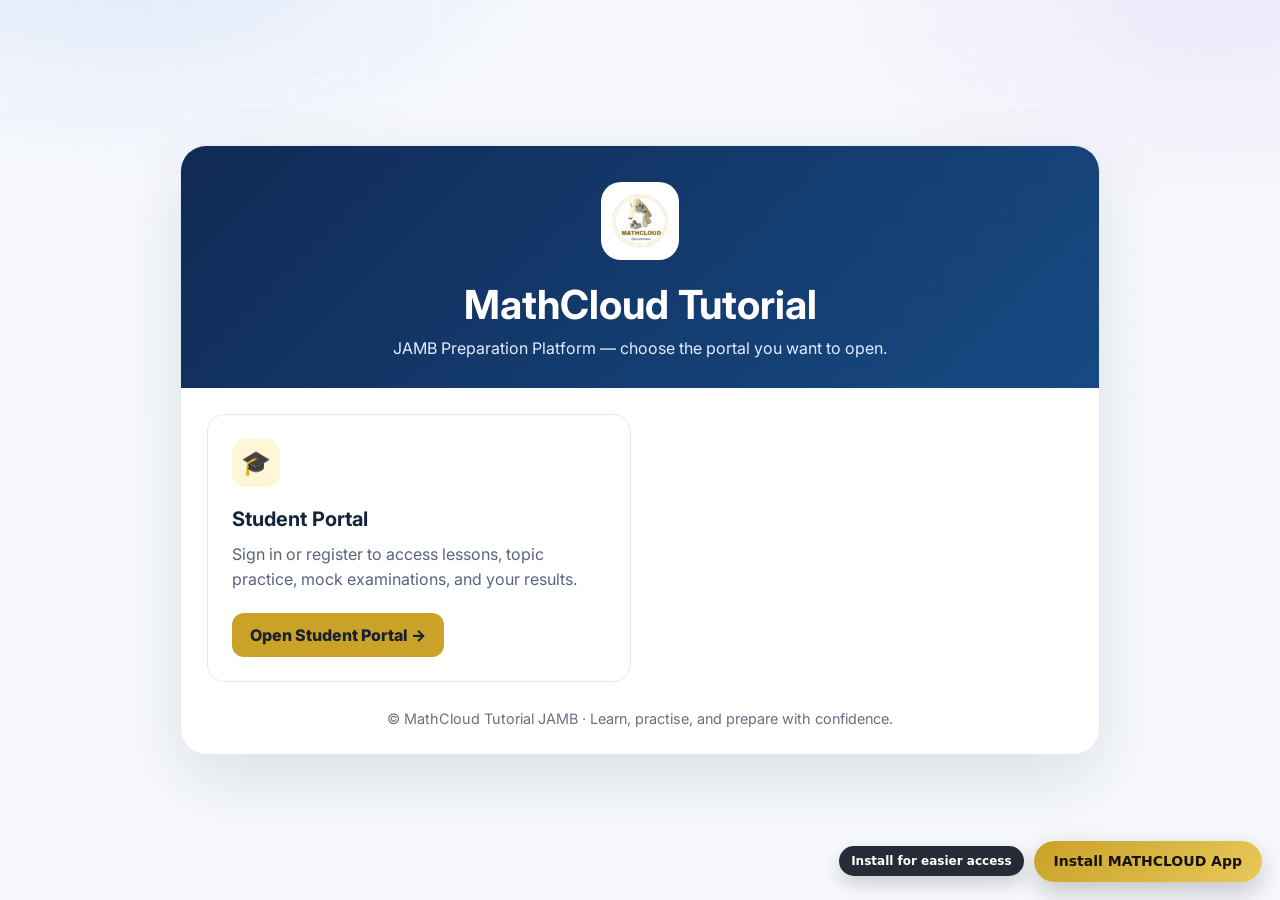
<file: index.html>
<!doctype html>
<html lang="en">
<head>
  <meta charset="utf-8">
  <meta name="viewport" content="width=device-width, initial-scale=1">
  <meta name="theme-color" content="#c9a227">
  <meta name="description" content="MathCloud Tutorial JAMB preparation platform. Choose student learning or administrator access.">
  <title>MathCloud Tutorial | JAMB Preparation</title>
  <link rel="manifest" href="manifest.json">
  <link rel="stylesheet" href="shared/styles.css">
  <link rel="stylesheet" href="pwa.css">
  <link rel="icon" href="assets/logo.png">
  <style>
    :root { color-scheme: light; }
    body { margin:0; min-height:100vh; background:linear-gradient(135deg,#f5f8ff 0%,#fffdf5 100%); color:#172033; font-family:Inter, Nunito, system-ui, -apple-system, "Segoe UI", sans-serif; }
    .entry-wrap { min-height:100vh; display:flex; align-items:center; justify-content:center; padding:28px 16px; box-sizing:border-box; }
    .entry-card { width:min(920px,100%); background:#fff; border:1px solid #e7eaf0; border-radius:26px; box-shadow:0 24px 70px rgba(24,39,75,.12); overflow:hidden; }
    .entry-head { text-align:center; padding:36px 24px 26px; background:linear-gradient(135deg,#102a56,#174a83); color:white; }
    .entry-logo { width:78px; height:78px; object-fit:contain; border-radius:20px; background:white; padding:7px; box-sizing:border-box; }
    .entry-head h1 { margin:16px 0 8px; font-size:clamp(1.7rem,4vw,2.5rem); line-height:1.15; }
    .entry-head p { margin:0 auto; max-width:620px; color:#e4edff; line-height:1.6; }
    .entry-options { display:grid; grid-template-columns:repeat(2,minmax(0,1fr)); gap:18px; padding:26px; }
    .entry-option { display:flex; flex-direction:column; align-items:flex-start; padding:24px; border:1px solid #e5eaf2; border-radius:18px; background:#fff; text-decoration:none; color:inherit; transition:transform .18s ease,box-shadow .18s ease,border-color .18s ease; }
    .entry-option:hover,.entry-option:focus-visible { transform:translateY(-3px); border-color:#c9a227; box-shadow:0 12px 28px rgba(24,39,75,.1); outline:none; }
    .entry-icon { width:48px; height:48px; display:grid; place-items:center; border-radius:14px; background:#fff5d7; color:#6d5200; font-size:1.5rem; }
    .entry-option h2 { margin:17px 0 8px; font-size:1.25rem; }
    .entry-option p { margin:0 0 20px; color:#596579; line-height:1.6; flex:1; }
    .entry-cta { display:inline-flex; align-items:center; justify-content:center; min-height:44px; padding:0 18px; border-radius:12px; background:#c9a227; color:#172033; font-weight:800; }
    .entry-foot { padding:0 24px 24px; text-align:center; color:#667085; font-size:.9rem; }
    @media(max-width:620px) { .entry-options { grid-template-columns:1fr; padding:18px; } .entry-head { padding:28px 18px 22px; } .entry-option { padding:20px; } }
  </style>
</head>
<body>
  <main class="entry-wrap">
    <section class="entry-card" aria-labelledby="page-title">
      <header class="entry-head">
        <img class="entry-logo" src="assets/logo.png" alt="MathCloud Tutorial logo">
        <h1 id="page-title">MathCloud Tutorial</h1>
        <p>JAMB Preparation Platform — choose the portal you want to open.</p>
      </header>
      <div class="entry-options">
        <a class="entry-option" href="student/index.html">
          <span class="entry-icon" aria-hidden="true">🎓</span>
          <h2>Student Portal</h2>
          <p>Sign in or register to access lessons, topic practice, mock examinations, and your results.</p>
          <span class="entry-cta">Open Student Portal →</span>
        </a>

      </div>
      <footer class="entry-foot">© MathCloud Tutorial JAMB · Learn, practise, and prepare with confidence.</footer>
    </section>
  </main>
  <script src="/pwa.js"></script>
</body>
</html>
</file>
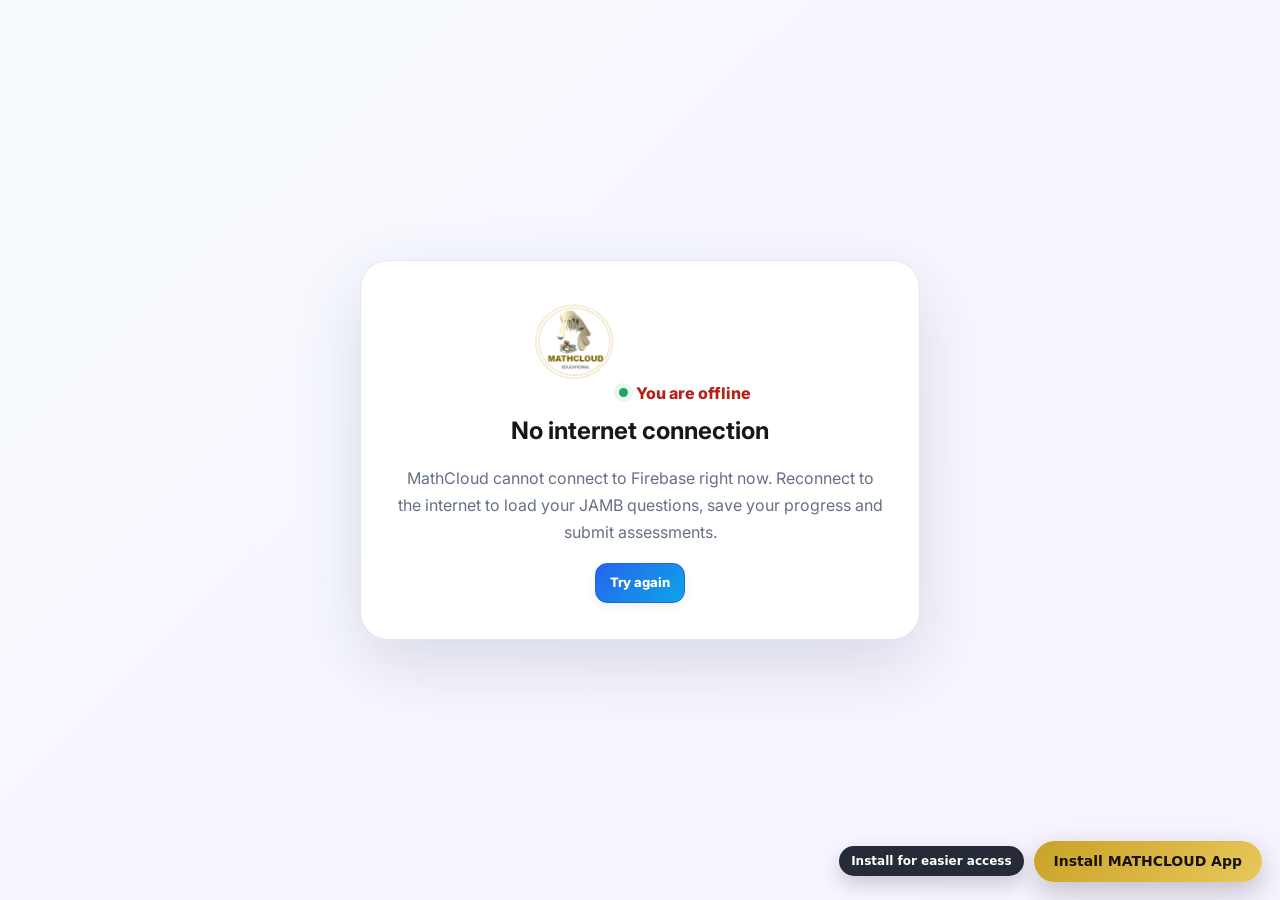
<file: offline.html>
<!doctype html><html lang="en"><head><link rel="manifest" href="manifest.json"><meta name="theme-color" content="#c9a227"><meta name="apple-mobile-web-app-capable" content="yes"><meta name="apple-mobile-web-app-status-bar-style" content="default"><meta name="apple-mobile-web-app-title" content="MATHCLOUD"><link rel="stylesheet" href="pwa.css"><meta charset="utf-8"><meta name="viewport" content="width=device-width,initial-scale=1"><title>Offline — MathCloud Tutorial</title><link rel="stylesheet" href="./shared/styles.css"></head><body><main class="mc-offline"><section class="mc-offline-card"><img src="./assets/logo.png" alt="MathCloud Tutorial"><div class="mc-online-dot" style="justify-content:center;color:#b42318">You are offline</div><h1>No internet connection</h1><p>MathCloud cannot connect to Firebase right now. Reconnect to the internet to load your JAMB questions, save your progress and submit assessments.</p><button class="btn btn-primary" onclick="location.reload()">Try again</button></section></main><script src="pwa.js"></script></body></html>
</file>
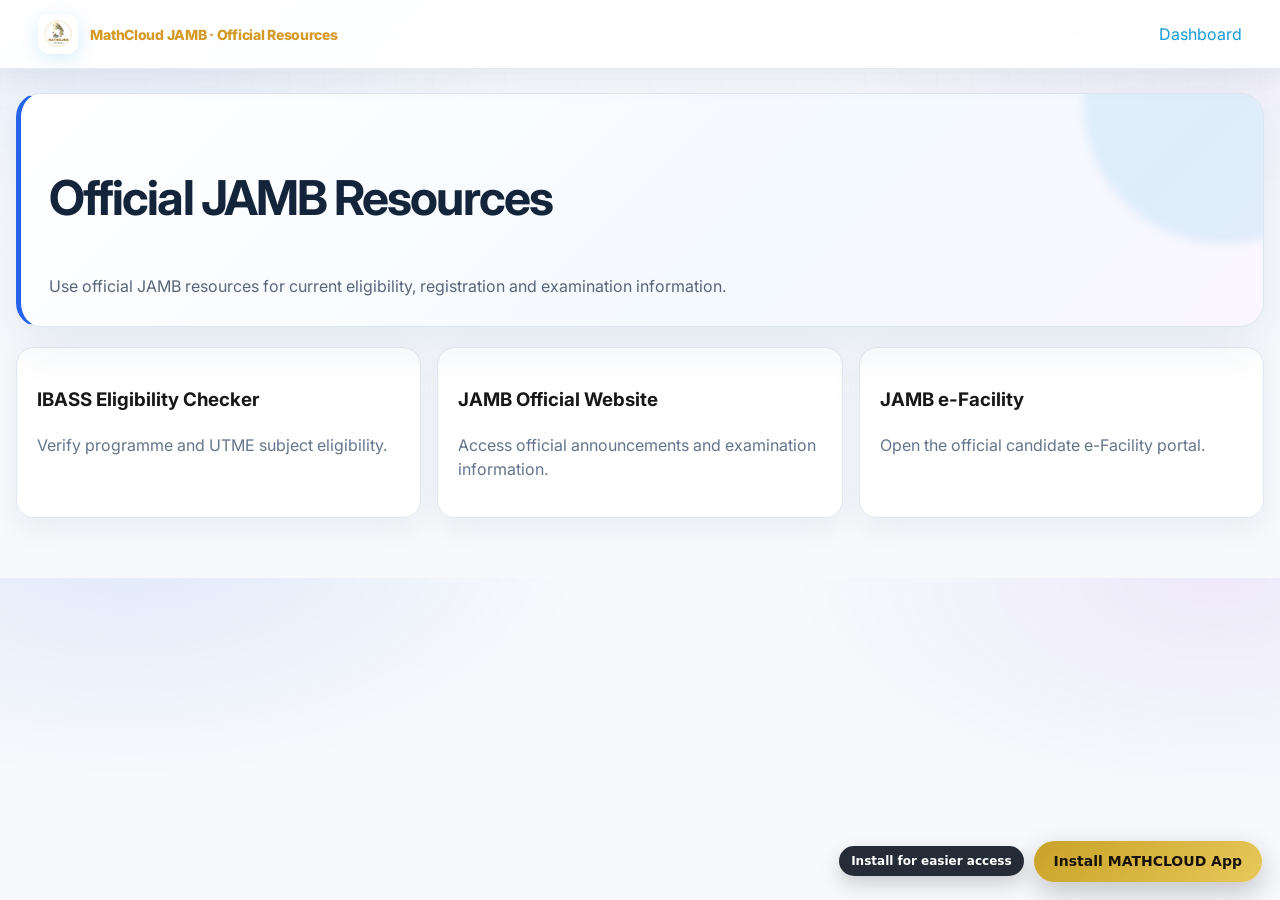
<file: student/official-resources.html>
<!doctype html><html lang="en"><head><link rel="manifest" href="../manifest.json"><meta name="theme-color" content="#c9a227"><meta name="apple-mobile-web-app-capable" content="yes"><meta name="apple-mobile-web-app-status-bar-style" content="default"><meta name="apple-mobile-web-app-title" content="MATHCLOUD"><link rel="stylesheet" href="../pwa.css"><meta charset="utf-8"><meta name="viewport" content="width=device-width,initial-scale=1"><title>Official Resources — MathCloud JAMB</title><link rel="stylesheet" href="../shared/styles.css"></head><body><header class="topbar"><div class="brand"><img src="../assets/logo.png" alt="MathCloud Tutorial logo"><span>MathCloud JAMB · Official Resources</span></div><a href="dashboard.html">Dashboard</a></header><main class="container"><section class="hero"><h1>Official JAMB Resources</h1><p class="muted" style="margin:0">Use official JAMB resources for current eligibility, registration and examination information.</p></section><div class="grid grid-3" style="margin-top:20px"><a class="card card-link" href="https://eligibility.jamb.gov.ng/" target="_blank" rel="noopener noreferrer"><h3>IBASS Eligibility Checker</h3><p class="muted">Verify programme and UTME subject eligibility.</p></a><a class="card card-link" href="https://www.jamb.gov.ng/" target="_blank" rel="noopener noreferrer"><h3>JAMB Official Website</h3><p class="muted">Access official announcements and examination information.</p></a><a class="card card-link" href="https://efacility.jamb.gov.ng/account/" target="_blank" rel="noopener noreferrer"><h3>JAMB e-Facility</h3><p class="muted">Open the official candidate e-Facility portal.</p></a></div></main><script src="../pwa.js"></script></body></html>
</file>
<file: shared/styles.css>
@import url('https://fonts.googleapis.com/css2?family=Inter:wght@400;500;600;700;800&display=swap');
:root{--bg:#f4f8fc;--panel:#ffffff;--panel2:#f8fbff;--line:#dbe6f2;--text:#18324b;--muted:#63798f;--accent:#159bd7;--accent2:#3568d4;--success:#159b72;--warning:#d98b13;--danger:#dc4058;--shadow:0 16px 42px rgba(36,76,115,.10);--radius:18px}
*{box-sizing:border-box}html{scroll-behavior:smooth}body{margin:0;background:radial-gradient(circle at 5% 0%,rgba(21,155,215,.12),transparent 26%),radial-gradient(circle at 95% 12%,rgba(53,104,212,.10),transparent 28%),linear-gradient(180deg,#f7fbff 0%,#eef5fb 100%);color:var(--text);font-family:Inter,system-ui,-apple-system,BlinkMacSystemFont,"Segoe UI",sans-serif;line-height:1.5}body:before{content:"";position:fixed;inset:0;pointer-events:none;background-image:linear-gradient(rgba(39,91,132,.035) 1px,transparent 1px),linear-gradient(90deg,rgba(39,91,132,.035) 1px,transparent 1px);background-size:36px 36px;mask-image:linear-gradient(to bottom,black,transparent 75%)}
a{color:var(--accent);text-decoration:none}button,input,select{font:inherit}button{cursor:pointer}.topbar{position:sticky;top:0;z-index:20;display:flex;align-items:center;justify-content:space-between;gap:18px;padding:14px clamp(16px,3vw,42px);background:rgba(7,17,31,.82);backdrop-filter:blur(18px);border-bottom:1px solid rgba(255,255,255,.07);box-shadow:0 8px 30px rgba(0,0,0,.18)}.brand{display:flex;align-items:center;gap:12px;font-weight:800;letter-spacing:-.02em}.brand img{width:42px;height:42px;object-fit:contain;border-radius:12px;background:#fff;padding:4px;box-shadow:0 0 0 1px rgba(255,255,255,.12),0 8px 22px rgba(33,212,253,.14)}.topnav{display:flex;align-items:center;justify-content:flex-end;gap:9px;flex-wrap:wrap}.topnav a{padding:9px 12px;border-radius:10px;color:#cfe1f1}.topnav a:hover{background:rgba(255,255,255,.06);color:#fff}.container{width:min(1500px,calc(100% - 32px));margin:0 auto;padding:28px 0 60px}.hero{position:relative;overflow:hidden;padding:28px;border:1px solid var(--line);border-radius:24px;background:linear-gradient(135deg,rgba(16,31,51,.96),rgba(8,20,35,.92));box-shadow:var(--shadow)}.hero:after{content:"";position:absolute;width:280px;height:280px;right:-100px;top:-130px;border-radius:50%;background:rgba(33,212,253,.12);filter:blur(5px)}.toolbar{display:flex;align-items:center;justify-content:space-between;gap:18px;position:relative;z-index:1}.hero h1{font-size:clamp(30px,4vw,48px);letter-spacing:-.04em}.section-title{margin:0;font-size:20px;letter-spacing:-.025em}.muted{color:var(--muted)}.pill{display:inline-flex;align-items:center;justify-content:center;gap:6px;border-radius:999px;padding:6px 11px;font-size:11px;font-weight:800;letter-spacing:.08em;border:1px solid rgba(255,255,255,.08);background:rgba(255,255,255,.04)}.pill.active{color:#071d17;background:rgba(33,209,154,.9);border-color:transparent}.pill.pending{color:#3b2b06;background:rgba(246,200,95,.95);border-color:transparent}.pill.expired{color:#fff;background:rgba(255,93,115,.88);border-color:transparent}.grid{display:grid;gap:16px}.grid-2{grid-template-columns:repeat(2,minmax(0,1fr))}.grid-4{grid-template-columns:repeat(4,minmax(0,1fr))}.card{border:1px solid var(--line);border-radius:var(--radius);background:linear-gradient(145deg,rgba(15,30,49,.96),rgba(9,21,36,.96));box-shadow:0 12px 35px rgba(0,0,0,.2);padding:20px}.grid-4 .card{position:relative;overflow:hidden}.grid-4 .card:before{content:"";position:absolute;left:0;top:0;width:100%;height:2px;background:linear-gradient(90deg,var(--accent),var(--accent2));opacity:.8}.stat{font-size:34px;font-weight:800;line-height:1.1;margin-top:7px;letter-spacing:-.04em}.btn{border:1px solid transparent;border-radius:11px;padding:9px 14px;font-weight:700;font-size:13px;transition:.18s ease;white-space:nowrap}.btn:hover{transform:translateY(-1px)}.btn:disabled{opacity:.45;cursor:not-allowed;transform:none}.btn-primary{color:#04121f;background:linear-gradient(135deg,#54e5ff,#2a8cff);box-shadow:0 7px 20px rgba(33,212,253,.16)}.btn-secondary{color:#dceaf7;background:#12243a;border-color:#29425e}.btn-secondary:hover{background:#17304d;border-color:#3b5c7d}.btn-danger{color:#fff;background:linear-gradient(135deg,#ff6b7d,#d93655);box-shadow:0 7px 20px rgba(255,93,115,.12)}.row,.actions{display:flex;align-items:center;gap:8px;flex-wrap:wrap}.actions{justify-content:flex-end}.notice{margin-bottom:18px;padding:12px 15px;border:1px solid var(--line);border-radius:12px;background:#10233a}.field{display:flex;flex-direction:column;gap:7px}.field label{font-size:12px;font-weight:700;color:#b7cce0}input,select{width:100%;min-height:42px;border:1px solid #2a425d;border-radius:10px;background:#091727;color:#edf6ff;padding:9px 11px;outline:none}input::placeholder{color:#617990}input:focus,select:focus{border-color:var(--accent);box-shadow:0 0 0 3px rgba(33,212,253,.1)}select{appearance:auto}.table-wrap{overflow:auto;border:1px solid #1e334b;border-radius:14px;background:rgba(4,13,24,.28)}.table{width:100%;border-collapse:collapse;min-width:1000px}.table th{padding:13px 14px;text-align:left;font-size:11px;text-transform:uppercase;letter-spacing:.07em;color:#7892ab;background:#0a1727;border-bottom:1px solid #213750;white-space:nowrap}.table td{padding:14px;border-bottom:1px solid rgba(37,59,82,.65);vertical-align:top;font-size:13px}.table tbody tr{transition:.15s ease}.table tbody tr:hover{background:rgba(33,212,253,.035)}.table tbody tr:last-child td{border-bottom:0}.subject-chip{display:inline-block;padding:4px 7px;margin:2px 4px 2px 0;border-radius:7px;background:rgba(33,212,253,.08);border:1px solid rgba(33,212,253,.16);color:#9fefff;font-size:11px}.empty{text-align:center!important;color:var(--muted);padding:30px!important}.modal-backdrop{position:fixed;inset:0;z-index:100;display:grid;place-items:center;padding:20px;background:rgba(1,7,14,.76);backdrop-filter:blur(9px)}.modal-backdrop[hidden]{display:none}.modal{width:min(760px,100%);max-height:90vh;overflow:auto;padding:24px;border:1px solid #29435f;border-radius:22px;background:linear-gradient(145deg,#102238,#091725);box-shadow:0 30px 90px rgba(0,0,0,.5)}.modal h2{margin:0 0 18px;font-size:23px;letter-spacing:-.03em}.modal .actions{margin-top:20px}.modal .card{background:#0a1727;box-shadow:none}.topnav .btn{margin-left:2px}
@media(max-width:1100px){.grid-4{grid-template-columns:repeat(2,minmax(0,1fr))}.topbar{align-items:flex-start}.topnav{max-width:70%}}
@media(max-width:720px){.container{width:min(100% - 20px,1500px);padding-top:16px}.topbar{position:relative;padding:12px 10px;flex-direction:column}.topnav{max-width:none;width:100%;justify-content:flex-start}.brand span{font-size:13px}.hero,.card{padding:16px}.toolbar{align-items:flex-start;flex-direction:column}.grid-2,.grid-4{grid-template-columns:1fr}.stat{font-size:29px}.actions{justify-content:flex-start}.modal{padding:18px;border-radius:17px}.table td{padding:11px}.topnav a{padding:8px 9px}}
@media(prefers-reduced-motion:reduce){*,*:before,*:after{scroll-behavior:auto!important;transition:none!important}}

/* STUDENT MANAGEMENT — enhanced presentation, logic untouched */
section.card:has(#tbody){
  position:relative;
  overflow:hidden;
  padding:0;
  background:linear-gradient(145deg,#0d2138 0%,#081625 100%);
  border-color:rgba(77,190,255,.18);
}
section.card:has(#tbody)::before{
  content:"";
  display:block;
  height:4px;
  background:linear-gradient(90deg,#27d7ff,#477cff,#8c6cff);
}
section.card:has(#tbody)>.toolbar{
  padding:22px 22px 18px;
  border-bottom:1px solid rgba(255,255,255,.07);
  background:linear-gradient(180deg,rgba(20,42,68,.5),rgba(10,25,42,.15));
}
section.card:has(#tbody)>.toolbar>div:first-child{
  display:flex;
  flex-direction:column;
  gap:5px;
}
section.card:has(#tbody) .section-title{
  font-size:24px;
  font-weight:800;
  color:#f5fbff;
}
section.card:has(#tbody) #loading{
  font-size:12px;
  display:flex;
  align-items:center;
  gap:7px;
}
section.card:has(#tbody) #loading::before{
  content:"";
  width:7px;height:7px;border-radius:50%;
  background:#21d19a;
  box-shadow:0 0 0 4px rgba(33,209,154,.10),0 0 14px rgba(33,209,154,.45);
}
section.card:has(#tbody) .row{
  align-items:center;
  padding:8px;
  border:1px solid rgba(255,255,255,.08);
  border-radius:14px;
  background:rgba(3,12,23,.48);
}
section.card:has(#tbody) #search{
  width:min(360px,80vw)!important;
  min-height:44px;
  border:0;
  background:transparent;
}
section.card:has(#tbody) #statusFilter{
  width:160px!important;
  min-height:44px;
  border:1px solid rgba(255,255,255,.08);
  background:#0b1c2e;
}
section.card:has(#tbody)>.table-wrap{
  margin:0 22px!important;
  border-radius:16px;
  border:1px solid rgba(82,146,194,.18);
  box-shadow:inset 0 1px 0 rgba(255,255,255,.025),0 14px 30px rgba(0,0,0,.14);
}
section.card:has(#tbody) .table{
  min-width:1180px;
}
section.card:has(#tbody) .table th{
  height:48px;
  padding:12px 16px;
  color:#8daac3;
  background:#091827;
  font-size:10px;
  border-bottom:1px solid rgba(84,145,190,.20);
}
section.card:has(#tbody) .table td{
  padding:16px;
  color:#dceaf5;
  border-bottom:1px solid rgba(45,75,102,.45);
}
section.card:has(#tbody) .table tbody tr{
  background:rgba(8,21,35,.35);
}
section.card:has(#tbody) .table tbody tr:hover{
  background:linear-gradient(90deg,rgba(39,215,255,.055),rgba(71,124,255,.025));
}
section.card:has(#tbody) .table td:first-child{
  font-weight:800;
  color:#f3f9ff;
  min-width:180px;
}
section.card:has(#tbody) .table td:nth-child(2){color:#a9bfd1}
section.card:has(#tbody) .table td:nth-child(3){min-width:210px}
section.card:has(#tbody) .table td:nth-child(4){min-width:190px;line-height:1.8}
section.card:has(#tbody) .table td:nth-child(8){min-width:220px}
section.card:has(#tbody) .actions{gap:6px}
section.card:has(#tbody) .actions .btn{
  padding:8px 10px;
  font-size:11px;
  border-radius:9px;
}
section.card:has(#tbody)> .toolbar:last-child{
  margin:0!important;
  padding:15px 22px 18px;
  border-top:1px solid rgba(255,255,255,.06);
  background:rgba(4,14,25,.32);
}
section.card:has(#tbody) #pageInfo{
  font-size:12px;
  font-weight:700;
  color:#8fa9bd;
}
section.card:has(#tbody) #prevPage,
section.card:has(#tbody) #nextPage{
  min-width:82px;
}
@media(max-width:720px){
  section.card:has(#tbody)>.toolbar{padding:18px 14px 14px}
  section.card:has(#tbody)>.toolbar .row{width:100%;padding:6px;display:grid;grid-template-columns:1fr}
  section.card:has(#tbody) #search,
  section.card:has(#tbody) #statusFilter{width:100%!important}
  section.card:has(#tbody)>.table-wrap{margin:0 12px!important}
  section.card:has(#tbody)> .toolbar:last-child{padding:13px 14px 16px}
}



/* EDUCATION LIGHT THEME — clear resources and student actions */
.topbar{background:rgba(255,255,255,.94);border-bottom:1px solid #dbe6f2;box-shadow:0 7px 25px rgba(48,91,130,.08)}
.brand{color:#173550}.brand img{box-shadow:0 5px 18px rgba(21,155,215,.16)}
.topnav a{color:#48637b}.topnav a:hover{background:#edf6fc;color:#14517d}
.hero{border-color:#d7e5f1;background:linear-gradient(135deg,#ffffff 0%,#eef8ff 52%,#f5f1ff 100%);box-shadow:0 20px 55px rgba(44,91,133,.10)}
.hero:after{background:rgba(21,155,215,.10)}
.card{border-color:#d9e5ef;background:linear-gradient(145deg,#ffffff,#f8fbfe);box-shadow:0 12px 32px rgba(47,91,128,.08)}
.grid-4 .card:before{background:linear-gradient(90deg,#18a7df,#426fda,#815bd5)}
.section-title{color:#183b59}.muted{color:#6b8195}
.pill{background:#f0f6fb;border-color:#dce8f1;color:#4c6880}.pill.active{color:#075f48;background:#d9f6eb}.pill.pending{color:#795006;background:#fff0cc}.pill.expired{color:#a9273d;background:#ffe0e5}
.btn-primary{color:#fff;background:linear-gradient(135deg,#159fd8,#386bd5);box-shadow:0 7px 18px rgba(42,112,204,.20)}
.btn-secondary{color:#31506a;background:#f1f6fa;border-color:#cfdde9}.btn-secondary:hover{background:#e8f2f8;border-color:#a9c3d8}.btn-danger{background:linear-gradient(135deg,#e85b6d,#c93651);box-shadow:0 7px 18px rgba(220,64,88,.14)}
.notice{background:#eef8ff;border-color:#cfe5f4;color:#31536d}.field label{color:#4d677d}
input,select{border-color:#cbdbe8;background:#fff;color:#203c55;box-shadow:0 2px 7px rgba(49,89,123,.04)}input::placeholder{color:#91a5b7}input:focus,select:focus{border-color:#4ca9d8;box-shadow:0 0 0 3px rgba(21,155,215,.10)}
.table-wrap{border-color:#d6e3ed;background:#fff;box-shadow:0 8px 25px rgba(42,81,113,.06)}.table th{color:#567189;background:#eef5fa;border-bottom-color:#d5e2ec}.table td{color:#355169;border-bottom-color:#e6eef4}.table tbody tr{background:#fff}.table tbody tr:hover{background:linear-gradient(90deg,#f0faff,#f7f5ff)}.subject-chip{background:#e8f6fc;border-color:#c9e9f5;color:#16749e}
.modal-backdrop{background:rgba(28,52,74,.38)}.modal{border-color:#d3e1ec;background:linear-gradient(145deg,#fff,#f5f9fc);box-shadow:0 30px 80px rgba(35,70,101,.25)}.modal .card{background:#f7fbfe;box-shadow:none}
/* Resource cards: make learning areas visually obvious */
.grid-4 .card:nth-child(1),.grid-4 .card:nth-child(2),.grid-4 .card:nth-child(3),.grid-4 .card:nth-child(4){background:linear-gradient(145deg,#fff,#f1f9ff)}
.grid-4 .card .stat{color:#173f60}.grid-4 .card:nth-child(1) .stat{color:#168cc2}.grid-4 .card:nth-child(2) .stat{color:#4770cf}.grid-4 .card:nth-child(3) .stat{color:#7b58c8}.grid-4 .card:nth-child(4) .stat{color:#159b72}
section.card:has(#tbody){border:1px solid #cfe0ec;background:linear-gradient(145deg,#ffffff 0%,#f5faff 62%,#faf7ff 100%);box-shadow:0 22px 55px rgba(44,88,125,.11)}
section.card:has(#tbody)::before{background:linear-gradient(90deg,#18a8df,#4274d7,#895bd1);box-shadow:0 3px 12px rgba(55,111,204,.18)}
section.card:has(#tbody)>.toolbar:first-child{background:linear-gradient(135deg,#fafdff,#edf7fd 55%,#f7f1ff);border-bottom-color:#dce8f1}
section.card:has(#tbody)>.toolbar:first-child .section-title{color:#183b59}
section.card:has(#tbody)>.toolbar:first-child .section-title::before{background:linear-gradient(135deg,#e2f6ff,#eee9ff);border-color:#cce2ef}
section.card:has(#tbody) .row{background:#fff;border-color:#d6e3ed;box-shadow:0 5px 15px rgba(40,84,119,.05)}
section.card:has(#tbody) #statusFilter{background:#fff;border-color:#cbdbe8;color:#355169}
section.card:has(#tbody)>.table-wrap{border-color:#d2e1eb;background:#fff;box-shadow:0 12px 28px rgba(40,83,119,.07)}
section.card:has(#tbody) .table th{color:#567189;background:linear-gradient(180deg,#f4f9fc,#edf4f8);border-bottom-color:#d6e3ec}
section.card:has(#tbody) .table td{color:#38536a;border-bottom-color:#e2ebf2}
section.card:has(#tbody) .table tbody tr{background:#fff}
section.card:has(#tbody) .table tbody tr:hover{background:linear-gradient(90deg,#eefaff,#f7f3ff)}
section.card:has(#tbody) .table td:first-child{color:#183b59}
section.card:has(#tbody) .table td:nth-child(2){color:#60788d}
section.card:has(#tbody)>.toolbar:last-child{background:#f5f9fc;border-top-color:#dce8f0}
section.card:has(#tbody) #pageInfo{color:#63798d}
section.card:has(#tbody) .actions{display:grid;grid-template-columns:repeat(2,minmax(86px,1fr));gap:6px;min-width:185px}
section.card:has(#tbody) .actions .btn{width:100%;text-align:center;box-shadow:none}
@media(max-width:720px){section.card:has(#tbody) .actions{grid-template-columns:repeat(2,minmax(100px,1fr));min-width:0}}


/* =========================================================
   MATHCLOUD GOLD • BLUE • RED • WHITE • PURPLE • BLACK THEME
   Visual-only overrides — HTML / JS / Firebase untouched.
   ========================================================= */
:root{
  --mc-gold:#d9a441;
  --mc-gold-soft:#fff6df;
  --mc-blue:#1769e0;
  --mc-blue-soft:#eaf3ff;
  --mc-red:#d83a3a;
  --mc-red-soft:#fff0f0;
  --mc-purple:#7047c8;
  --mc-purple-soft:#f3efff;
  --mc-black:#171717;
  --mc-white:#ffffff;
  --mc-border:#e2e5eb;
  --mc-text:#171717;
  --mc-muted:#667085;
}
body{background:#f7f8fb!important;color:var(--mc-text)!important;}
.topbar{background:linear-gradient(100deg,var(--mc-black) 0%,#242424 42%,var(--mc-purple) 100%)!important;color:#fff!important;border-bottom:3px solid var(--mc-gold)!important;}
.brand{color:#fff!important}.brand span,.topnav a.active{color:var(--mc-gold)!important}
.topnav a{color:#fff!important}.topnav a:hover{color:var(--mc-gold)!important}
.container{max-width:1500px!important}
.hero{background:linear-gradient(120deg,#fff 0%,#eef5ff 48%,#f5efff 100%)!important;border:1px solid #dce4f2!important;border-left:6px solid var(--mc-blue)!important;box-shadow:0 14px 35px rgba(23,105,224,.10)!important}
.hero h1{color:var(--mc-black)!important}.hero p{color:#596579!important}
.card{background:var(--mc-white)!important;border:1px solid var(--mc-border)!important;box-shadow:0 8px 25px rgba(20,24,40,.07)!important}
.card h2,.card h3{color:var(--mc-black)!important}
.stat{background:#fff!important;border-top:4px solid var(--mc-blue)!important;box-shadow:0 7px 22px rgba(20,24,40,.08)!important}
.stat:nth-child(2){border-top-color:var(--mc-gold)!important}.stat:nth-child(3){border-top-color:var(--mc-purple)!important}.stat:nth-child(4){border-top-color:var(--mc-red)!important}
.stat strong,.stat .value{color:var(--mc-black)!important}
.btn{border:1px solid #d7dbe3!important;background:#fff!important;color:var(--mc-black)!important;box-shadow:0 3px 8px rgba(20,24,40,.07)!important}
.btn:hover{transform:translateY(-1px)!important;box-shadow:0 6px 14px rgba(20,24,40,.12)!important}
.btn-primary{background:linear-gradient(135deg,var(--mc-blue),#2f8cff)!important;color:#fff!important;border-color:var(--mc-blue)!important}
.btn-secondary{background:linear-gradient(135deg,var(--mc-purple),#936de4)!important;color:#fff!important;border-color:var(--mc-purple)!important}
.btn-danger{background:linear-gradient(135deg,var(--mc-red),#ed5a5a)!important;color:#fff!important;border-color:var(--mc-red)!important}
.btn-gold{background:linear-gradient(135deg,var(--mc-gold),#f0c45f)!important;color:#171717!important}
.pill{font-weight:800!important;border:1px solid transparent!important}
.pill.success{background:#eaf8ef!important;color:#17743b!important;border-color:#bfe8cc!important}
.pill.warning{background:var(--mc-gold-soft)!important;color:#8a6414!important;border-color:#efd38c!important}
.pill.danger{background:var(--mc-red-soft)!important;color:#a52626!important;border-color:#f0baba!important}
.pill.info{background:var(--mc-blue-soft)!important;color:#1459bb!important;border-color:#bdd7ff!important}
.toolbar{background:linear-gradient(90deg,#fff,var(--mc-blue-soft),#fff)!important;border:1px solid #d9e3f2!important;padding:16px!important;border-radius:16px!important}
.field input,.field select,.field textarea{background:#fff!important;border:1px solid #cfd5df!important;color:var(--mc-black)!important}
.field input:focus,.field select:focus,.field textarea:focus{border-color:var(--mc-blue)!important;box-shadow:0 0 0 3px rgba(23,105,224,.12)!important}
.table-wrap{background:#fff!important;border:1px solid var(--mc-border)!important;border-radius:16px!important;overflow:auto!important}
.table thead{background:linear-gradient(90deg,var(--mc-black),#303030)!important;color:#fff!important}
.table th{color:#fff!important;border-color:#3b3b3b!important;white-space:nowrap!important}
.table td{background:#fff!important;color:#252525!important;border-bottom:1px solid #edf0f4!important;vertical-align:middle!important}
.table tbody tr:hover td{background:#f5f8ff!important}
.table tbody tr:nth-child(even) td{background:#fcfcfd!important}.table tbody tr:nth-child(even):hover td{background:#f5f8ff!important}
.subject-chip{background:linear-gradient(135deg,var(--mc-purple-soft),#fff)!important;color:#5a36ae!important;border:1px solid #d9cdf9!important}
.notice{background:linear-gradient(90deg,#fff8e6,#fff)!important;border-left:4px solid var(--mc-gold)!important;color:#5f4a1b!important}
.actions{display:grid!important;grid-template-columns:repeat(2,minmax(100px,1fr))!important;gap:8px!important;align-items:center!important;min-width:220px!important}.actions .btn{width:100%!important;justify-content:center!important;min-height:38px!important}
.modal-backdrop{background:rgba(0,0,0,.58)!important;backdrop-filter:blur(5px)!important}.modal{background:#fff!important;border-top:5px solid var(--mc-purple)!important;box-shadow:0 25px 70px rgba(0,0,0,.25)!important}
.empty{background:linear-gradient(135deg,#fff,#f5f7fb)!important;border:1px dashed #cbd2dd!important;color:var(--mc-muted)!important}
.muted{color:var(--mc-muted)!important}
@media(max-width:760px){.actions{grid-template-columns:1fr!important;min-width:150px!important}.toolbar{padding:12px!important}.hero{border-left-width:4px!important}}
/* =========================================================
   MATHCLOUD CBT EXAM INTERFACE
   Standard CBT question + option layout
   Responsive desktop / tablet / mobile
   ========================================================= */

/* CBT main container */
.cbt-container,
.cbt-exam,
.exam-container,
.question-container {
  width: 100%;
  max-width: 1200px;
  margin: 0 auto;
}

/* CBT question panel */
.cbt-question,
.question-card,
.question-panel,
.question-box {
  background: #ffffff !important;
  border: 1px solid #dfe4eb !important;
  border-radius: 12px !important;
  box-shadow: 0 5px 18px rgba(20, 24, 40, .07) !important;
  padding: 24px !important;
  color: #171717 !important;
}

/* Question number */
.question-number,
.question-title-number {
  display: inline-flex;
  align-items: center;
  justify-content: center;
  min-width: 42px;
  height: 36px;
  padding: 0 12px;
  margin-bottom: 14px;
  border-radius: 7px;
  background: #1769e0 !important;
  color: #ffffff !important;
  font-size: 13px;
  font-weight: 800;
}

/* Question text */
.question-text,
.question,
.question-card .question-text {
  display: block;
  margin: 4px 0 22px !important;
  color: #171717 !important;
  font-size: 18px !important;
  line-height: 1.65 !important;
  font-weight: 600 !important;
  letter-spacing: 0 !important;
}

/* =========================================================
   OPTIONS
   ========================================================= */

.options,
.question-options,
.option-list,
.answers {
  display: flex !important;
  flex-direction: column !important;
  gap: 10px !important;
  width: 100% !important;
  margin-top: 12px !important;
}

/* Individual option */
.option,
.answer-option,
.question-option,
.options label,
.option-list label {
  position: relative;
  display: flex !important;
  align-items: center !important;
  width: 100% !important;
  min-height: 52px !important;
  padding: 12px 16px !important;
  border: 1px solid #d7dde6 !important;
  border-radius: 8px !important;
  background: #ffffff !important;
  color: #252525 !important;
  cursor: pointer !important;
  transition:
    background .15s ease,
    border-color .15s ease,
    box-shadow .15s ease,
    transform .15s ease !important;
}

/* Option hover */
.option:hover,
.answer-option:hover,
.question-option:hover,
.options label:hover,
.option-list label:hover {
  background: #f5f8ff !important;
  border-color: #1769e0 !important;
  box-shadow: 0 3px 10px rgba(23, 105, 224, .08) !important;
}

/* Option radio / checkbox */
.option input[type="radio"],
.option input[type="checkbox"],
.answer-option input[type="radio"],
.answer-option input[type="checkbox"],
.question-option input[type="radio"],
.question-option input[type="checkbox"],
.options input[type="radio"],
.options input[type="checkbox"] {
  flex: 0 0 auto !important;
  width: 18px !important;
  height: 18px !important;
  min-height: 18px !important;
  margin: 0 12px 0 0 !important;
  padding: 0 !important;
  accent-color: #1769e0 !important;
  box-shadow: none !important;
}

/* Option text */
.option span,
.answer-option span,
.question-option span,
.options label span,
.option-list label span {
  flex: 1 !important;
  color: #252525 !important;
  font-size: 15px !important;
  line-height: 1.55 !important;
  font-weight: 500 !important;
}

/* Selected option */
.option:has(input:checked),
.answer-option:has(input:checked),
.question-option:has(input:checked),
.options label:has(input:checked),
.option-list label:has(input:checked) {
  background: #eaf3ff !important;
  border-color: #1769e0 !important;
  box-shadow: 0 0 0 2px rgba(23, 105, 224, .08) !important;
}

/* =========================================================
   A B C D OPTION LETTER
   ========================================================= */

.option-letter,
.answer-letter,
.choice-letter {
  display: inline-flex !important;
  align-items: center !important;
  justify-content: center !important;
  flex: 0 0 30px !important;
  width: 30px !important;
  height: 30px !important;
  margin-right: 12px !important;
  border: 1px solid #cfd6df !important;
  border-radius: 50% !important;
  background: #f7f8fa !important;
  color: #344054 !important;
  font-size: 12px !important;
  font-weight: 800 !important;
}

.option:hover .option-letter,
.answer-option:hover .answer-letter,
.question-option:hover .choice-letter {
  border-color: #1769e0 !important;
  color: #1769e0 !important;
}

.option:has(input:checked) .option-letter,
.answer-option:has(input:checked) .answer-letter,
.question-option:has(input:checked) .choice-letter {
  background: #1769e0 !important;
  border-color: #1769e0 !important;
  color: #ffffff !important;
}

/* =========================================================
   CBT NAVIGATION
   ========================================================= */

.cbt-navigation,
.question-navigation,
.exam-navigation,
.cbt-actions {
  display: flex !important;
  align-items: center !important;
  justify-content: space-between !important;
  gap: 12px !important;
  margin-top: 20px !important;
  padding-top: 18px !important;
  border-top: 1px solid #e5e7eb !important;
}

.cbt-navigation .btn,
.question-navigation .btn,
.exam-navigation .btn,
.cbt-actions .btn {
  min-width: 110px !important;
  min-height: 42px !important;
}

/* Previous */
#prevQuestion,
.prev-question,
.btn-prev {
  background: #ffffff !important;
  color: #344054 !important;
  border: 1px solid #cfd5df !important;
}

/* Next */
#nextQuestion,
.next-question,
.btn-next {
  background: #1769e0 !important;
  color: #ffffff !important;
  border-color: #1769e0 !important;
}

/* Submit */
#submitExam,
.submit-exam,
.btn-submit {
  background: #168b57 !important;
  color: #ffffff !important;
  border-color: #168b57 !important;
}

/* =========================================================
   QUESTION PROGRESS
   ========================================================= */

.cbt-progress,
.question-progress,
.exam-progress {
  width: 100%;
  height: 8px !important;
  overflow: hidden;
  border-radius: 999px !important;
  background: #e8edf3 !important;
  margin: 10px 0 20px !important;
}

.cbt-progress-bar,
.question-progress-bar,
.exam-progress-bar {
  height: 100% !important;
  border-radius: inherit !important;
  background: #1769e0 !important;
  transition: width .25s ease !important;
}

/* =========================================================
   QUESTION PALETTE
   ========================================================= */

.question-palette,
.question-numbers,
.cbt-question-grid {
  display: grid !important;
  grid-template-columns: repeat(auto-fill, minmax(40px, 1fr)) !important;
  gap: 7px !important;
}

.question-palette button,
.question-numbers button,
.cbt-question-grid button {
  width: 40px !important;
  height: 40px !important;
  padding: 0 !important;
  border: 1px solid #d4dae3 !important;
  border-radius: 7px !important;
  background: #ffffff !important;
  color: #344054 !important;
  font-size: 12px !important;
  font-weight: 700 !important;
  box-shadow: none !important;
}

.question-palette button:hover,
.question-numbers button:hover,
.cbt-question-grid button:hover {
  border-color: #1769e0 !important;
  color: #1769e0 !important;
}

.question-palette button.active,
.question-numbers button.active,
.cbt-question-grid button.active {
  background: #1769e0 !important;
  border-color: #1769e0 !important;
  color: #ffffff !important;
}

.question-palette button.answered,
.question-numbers button.answered,
.cbt-question-grid button.answered {
  background: #eaf8ef !important;
  border-color: #a9dfbd !important;
  color: #17743b !important;
}

/* =========================================================
   TIMER
   ========================================================= */

.cbt-timer,
.exam-timer,
#timer {
  display: inline-flex !important;
  align-items: center !important;
  justify-content: center !important;
  min-width: 110px !important;
  min-height: 42px !important;
  padding: 8px 14px !important;
  border: 1px solid #e2c46d !important;
  border-radius: 8px !important;
  background: #fff8e6 !important;
  color: #795006 !important;
  font-size: 16px !important;
  font-weight: 800 !important;
  font-variant-numeric: tabular-nums !important;
}

/* =========================================================
   INSTRUCTIONS / EXAM HEADER
   ========================================================= */

.cbt-header,
.exam-header {
  background: #ffffff !important;
  border: 1px solid #dfe4eb !important;
  border-radius: 12px !important;
  padding: 18px 20px !important;
  margin-bottom: 16px !important;
}

.cbt-header h1,
.cbt-header h2,
.exam-header h1,
.exam-header h2 {
  margin: 0 !important;
  color: #171717 !important;
}

.cbt-header p,
.exam-header p {
  color: #667085 !important;
}

/* =========================================================
   IMAGES / EQUATIONS INSIDE QUESTIONS
   ========================================================= */

.question-text img,
.question img,
.question-card img {
  display: block;
  max-width: 100% !important;
  height: auto !important;
  margin: 16px auto !important;
  border-radius: 6px !important;
}

.question-text table,
.question table,
.question-card table {
  width: 100%;
  max-width: 100%;
  overflow-x: auto;
  border-collapse: collapse;
  margin: 16px 0;
}

.question-text td,
.question-text th,
.question td,
.question th {
  border: 1px solid #dfe4eb;
  padding: 8px 10px;
}

/* =========================================================
   MOBILE CBT
   ========================================================= */

@media (max-width: 720px) {

  .cbt-question,
  .question-card,
  .question-panel,
  .question-box {
    padding: 16px !important;
    border-radius: 10px !important;
  }

  .question-text,
  .question-card .question-text {
    font-size: 16px !important;
    line-height: 1.6 !important;
    margin-bottom: 18px !important;
  }

  .option,
  .answer-option,
  .question-option,
  .options label,
  .option-list label {
    min-height: 50px !important;
    padding: 10px 12px !important;
  }

  .option span,
  .answer-option span,
  .question-option span,
  .options label span,
  .option-list label span {
    font-size: 14px !important;
  }

  .option-letter,
  .answer-letter,
  .choice-letter {
    flex-basis: 28px !important;
    width: 28px !important;
    height: 28px !important;
    margin-right: 9px !important;
  }

  .cbt-navigation,
  .question-navigation,
  .exam-navigation,
  .cbt-actions {
    flex-wrap: wrap !important;
  }

  .cbt-navigation .btn,
  .question-navigation .btn,
  .exam-navigation .btn,
  .cbt-actions .btn {
    flex: 1 1 calc(50% - 6px) !important;
    min-width: 0 !important;
  }

  .question-palette,
  .question-numbers,
  .cbt-question-grid {
    grid-template-columns: repeat(6, 40px) !important;
  }

  .cbt-timer,
  .exam-timer,
  #timer {
    min-width: 95px !important;
    font-size: 14px !important;
  }
}

/* Small phones */
@media (max-width: 420px) {

  .cbt-question,
  .question-card,
  .question-panel,
  .question-box {
    padding: 13px !important;
  }

  .question-text,
  .question-card .question-text {
    font-size: 15px !important;
  }

  .option,
  .answer-option,
  .question-option,
  .options label,
  .option-list label {
    padding: 9px 10px !important;
  }

  .option span,
  .answer-option span,
  .question-option span,
  .options label span,
  .option-list label span {
    font-size: 13px !important;
  }

  .cbt-navigation .btn,
  .question-navigation .btn,
  .exam-navigation .btn,
  .cbt-actions .btn {
    flex: 1 1 100% !important;
  }

  .question-palette,
  .question-numbers,
  .cbt-question-grid {
    grid-template-columns: repeat(5, 40px) !important;
  }
}
/* Practice answer feedback */
.answer-correct{border-color:#15945f!important;background:linear-gradient(90deg,#ecfff5,#f7fffb)!important}.answer-wrong{border-color:#d94841!important;background:linear-gradient(90deg,#fff0ef,#fffafa)!important}.answer-badge{float:right;display:inline-block;padding:3px 7px;border-radius:999px;background:#dff8eb;color:#087443;font-size:10px;font-weight:900;letter-spacing:.04em}.answer-badge.wrong{background:#ffe1df;color:#a52e28}


/* Compact read-aloud control — intentionally small so it never dominates the design. */
.read-aloud-host{position:relative}
.read-aloud-btn{display:inline-flex;align-items:center;gap:6px;margin:8px 0 4px;padding:5px 9px;border:1px solid #cfd9e5;border-radius:999px;background:#fff;color:#314a63;font-size:11px;font-weight:700;line-height:1;box-shadow:0 2px 7px rgba(20,24,40,.06);cursor:pointer;transition:.16s ease}
.read-aloud-btn:before{content:"🔊";font-size:11px}.read-aloud-btn:hover{transform:translateY(-1px);border-color:#8fb1cf}.read-aloud-btn:focus-visible{outline:3px solid rgba(23,105,224,.18);outline-offset:2px}
@media(max-width:720px){.read-aloud-btn{font-size:10px;padding:5px 8px}}

/* 2026-09-12 learning UI refinements */
.topic-actions{margin-top:12px;justify-content:flex-start!important;display:flex!important;min-width:0!important;grid-template-columns:none!important}
.topic-actions .btn{width:auto!important;min-height:34px!important;padding:7px 11px!important}
.lesson-toolbar{display:flex;align-items:center;justify-content:space-between;gap:12px;padding:10px 12px;border:1px solid #dce5ef;border-radius:12px;background:#f7fafc}
.lesson-toolbar .read-aloud-btn{margin:0!important}
.question-key{width:30px!important;height:30px!important;min-width:30px!important;padding:0!important;border:1px solid #d4dae3!important;border-radius:7px!important;background:#fff!important;color:#344054!important;font-size:11px!important;font-weight:800!important;box-shadow:none!important}
.question-key.active{background:#1769e0!important;border-color:#1769e0!important;color:#fff!important}
.question-key.answered{background:#eaf8ef!important;border-color:#a9dfbd!important;color:#17743b!important}
.question-key.flagged{box-shadow:inset 0 -3px 0 #e3ad24!important}
#palette{display:grid!important;grid-template-columns:repeat(auto-fill,minmax(30px,30px))!important;gap:5px!important;justify-content:start!important}
@media(max-width:700px){#topics .card-link{padding:14px}.lesson-toolbar{align-items:flex-start}.question-key{width:28px!important;height:28px!important;min-width:28px!important}}


/* MathCloud processing / offline experience */
.mc-processing{position:fixed;inset:0;z-index:99999;display:flex;align-items:center;justify-content:center;padding:22px;background:rgba(10,18,32,.78);backdrop-filter:blur(10px)}
.mc-processing[hidden]{display:none!important}.mc-processing-card{width:min(440px,94vw);text-align:center;background:#fff;border-radius:28px;padding:30px 26px 26px;box-shadow:0 30px 90px rgba(0,0,0,.35);border:1px solid #e3e9f2}.mc-logo-wrap{width:92px;height:92px;margin:0 auto 14px;border-radius:24px;background:#fff;display:grid;place-items:center;box-shadow:0 10px 30px rgba(23,105,224,.16);overflow:hidden}.mc-logo-wrap img{width:76px;height:76px;object-fit:contain}.mc-processing-card h2{margin:4px 0 8px;color:#172033}.mc-processing-card p{margin:0 0 18px;color:#68758a}.mc-processing-card small{display:block;margin-top:12px;color:#8b96a8}.mc-spinner{width:34px;height:34px;border:4px solid #e5eaf2;border-top-color:#1769e0;border-right-color:#7047c8;border-radius:50%;margin:0 auto 14px;animation:mcspin .8s linear infinite}.mc-progress{height:5px;border-radius:10px;background:#edf1f6;overflow:hidden}.mc-progress span{display:block;height:100%;width:40%;border-radius:10px;background:linear-gradient(90deg,#1769e0,#7047c8,#d9a441);animation:mcprogress 1.2s ease-in-out infinite}@keyframes mcspin{to{transform:rotate(360deg)}}@keyframes mcprogress{0%{transform:translateX(-120%)}100%{transform:translateX(300%)}}
.mc-busy{overflow:hidden}.mc-offline{position:fixed;inset:0;z-index:100000;background:linear-gradient(135deg,#f7fbff,#f7f3ff);display:grid;place-items:center;padding:24px}.mc-offline-card{width:min(560px,94vw);background:#fff;border:1px solid #e1e7f0;border-radius:28px;padding:36px;text-align:center;box-shadow:0 25px 70px rgba(30,45,70,.14)}.mc-offline-card img{width:90px;height:90px;object-fit:contain;margin-bottom:10px}.mc-offline-card h1{margin:8px 0;color:#171717}.mc-offline-card p{color:#667085;line-height:1.7}.mc-online-dot{display:inline-flex;align-items:center;gap:8px;font-weight:800}.mc-online-dot:before{content:"";width:9px;height:9px;border-radius:50%;background:#20a463;box-shadow:0 0 0 5px #e6f8ef}
.mc-center-notice{position:fixed!important;left:50%!important;top:50%!important;transform:translate(-50%,-50%)!important;z-index:99990!important;width:min(520px,calc(100vw - 30px));margin:0!important;box-shadow:0 20px 60px rgba(20,30,50,.22)!important}
@media(max-width:600px){.mc-processing-card{padding:25px 20px;border-radius:22px}.mc-offline-card{padding:28px 20px;border-radius:22px}}

/* Mathematics */
.MathJax{font-size:1.08em!important}.question-text .MathJax,.lesson-content .MathJax{font-size:1.06em!important}.lesson-content{font-size:16px;line-height:1.85}.lesson-content .math-block{overflow-x:auto}

/* Digital calculator — floating launcher + dialog (ordinary / scientific switch) */
.mc-calc-fab{position:fixed;right:20px;bottom:20px;z-index:9000;width:56px;height:56px;border-radius:50%;border:1px solid rgba(255,255,255,.14);background:linear-gradient(135deg,#54e5ff,#2a8cff);color:#04121f;font-size:24px;display:flex;align-items:center;justify-content:center;box-shadow:0 12px 30px rgba(33,212,253,.35);cursor:pointer;transition:.18s ease}
.mc-calc-fab:hover{transform:translateY(-2px) scale(1.03)}
.mc-calc-fab[hidden]{display:none}
.mc-calc-backdrop{position:fixed;inset:0;z-index:9500;display:grid;place-items:center;padding:16px;background:rgba(1,7,14,.7);backdrop-filter:blur(6px)}
.mc-calc-backdrop[hidden]{display:none}
.mc-calc-dialog{width:min(340px,100%);border:1px solid #29435f;border-radius:20px;background:linear-gradient(160deg,#102238,#091725);box-shadow:0 30px 90px rgba(0,0,0,.5);padding:14px}
.mc-calc-head{display:flex;align-items:center;gap:10px;color:#dceaf7;margin-bottom:8px}
.mc-calc-head strong{flex:1;font-size:14px}
.mc-calc-switch{display:flex;align-items:center;gap:6px;font-size:11px;color:#9fb6cc;cursor:pointer}
.mc-calc-close{border:1px solid #29425e;background:#12243a;color:#dceaf7;border-radius:9px;width:28px;height:28px;cursor:pointer;line-height:1}
.mc-calc-display{background:#091727;border:1px solid #2a425d;border-radius:12px;padding:14px 12px;text-align:right;font-size:24px;font-weight:700;color:#edf6ff;min-height:34px;overflow-x:auto;white-space:nowrap;margin-bottom:10px}
.mc-calc-grid{display:grid;grid-template-columns:repeat(4,1fr);gap:7px;margin-bottom:8px}
.mc-calc-sci{grid-template-columns:repeat(4,1fr)}
.mc-calc-sci[hidden]{display:none}
.mc-calc-btn{border:1px solid #29425e;background:#12243a;color:#dceaf7;border-radius:10px;padding:11px 0;font-size:15px;font-weight:700;cursor:pointer;transition:.12s ease}
.mc-calc-btn:hover{background:#17304d;transform:translateY(-1px)}
.mc-calc-wide{grid-column:span 2}
.mc-calc-equals{width:100%;border:0;border-radius:10px;padding:12px 0;font-size:16px;font-weight:800;color:#04121f;background:linear-gradient(135deg,#54e5ff,#2a8cff);cursor:pointer}
@media(max-width:480px){.mc-calc-fab{right:14px;bottom:14px;width:50px;height:50px;font-size:20px}.mc-calc-dialog{padding:12px}.mc-calc-btn{padding:10px 0;font-size:14px}}


/* ==========================================================================
   Shared layout + admin Content Library components
   --------------------------------------------------------------------------
   `.grid-3` was referenced by admin/content.html, student/topics.html,
   student/dashboard.html and student/official-resources.html but was never
   defined, so every one of those grids collapsed to a single column. It is
   defined here alongside the Content Library's progress, skeleton and
   question-preview components.
   ========================================================================== */
.grid-3{grid-template-columns:repeat(3,minmax(0,1fr))}
@media(max-width:1100px){.grid-3{grid-template-columns:repeat(2,minmax(0,1fr))}}
@media(max-width:720px){.grid-3{grid-template-columns:1fr}}

/* Secondary line under a headline statistic. */
.mc-stat-note{font-size:12px;line-height:1.45;margin-top:6px}
.mc-stat-note:empty{display:none}

/* Disabled file-picker label (a <label> cannot use the :disabled state). */
.mc-disabled{opacity:.45;pointer-events:none;cursor:not-allowed}
body.mc-busy{cursor:progress}

/* Batched-job progress indicator. */
.mc-progress{margin-top:20px;padding:14px 16px;border:1px solid #d9e5ef;border-radius:14px;
  background:linear-gradient(145deg,#ffffff,#f4faff);box-shadow:0 8px 24px rgba(47,91,128,.07)}
.mc-progress[hidden]{display:none}
.mc-progress-head{display:flex;align-items:center;justify-content:space-between;gap:12px;
  margin-bottom:9px;font-size:13px;font-weight:700;color:#1d4468}
.mc-progress-track{height:8px;border-radius:999px;background:#e3eef7;overflow:hidden}
.mc-progress-bar{height:100%;width:0;border-radius:999px;
  background:linear-gradient(90deg,#18a7df,#426fda);transition:width .25s ease}

/* Loading placeholders shown while a scoped Firebase read is in flight. */
.mc-skeleton{display:flex;flex-direction:column;gap:10px;padding:18px;border:1px solid #e0eaf3;
  border-radius:var(--radius);background:#fff}
.mc-skeleton-line{display:block;height:13px;border-radius:7px;
  background:linear-gradient(90deg,#eef4fa 25%,#e0ecf6 37%,#eef4fa 63%);
  background-size:400% 100%;animation:mc-skeleton-shimmer 1.3s ease-in-out infinite}
.mc-skeleton-line:nth-child(2){width:88%}
.mc-skeleton-line:nth-child(3){width:72%}
.mc-skeleton-line:nth-child(4){width:80%}
@keyframes mc-skeleton-shimmer{0%{background-position:100% 50%}100%{background-position:0 50%}}
@media(prefers-reduced-motion:reduce){.mc-skeleton-line{animation:none}.mc-progress-bar{transition:none}}

/* Admin question preview rows. */
.mc-question-preview{padding:14px 0;border-bottom:1px solid #e6eef4}
.mc-question-preview:last-child{border-bottom:0}
.mc-question-preview strong{display:block;font-weight:700;color:#1d3f5e;line-height:1.55}
.mc-question-meta{margin-top:6px;font-size:12px;letter-spacing:.01em}
.mc-question-options{display:flex;flex-wrap:wrap;gap:8px 18px;margin-top:8px;font-size:13px}
.mc-option{display:inline-flex;gap:5px;align-items:baseline;padding:3px 9px;border-radius:8px;
  background:#f2f8fd;border:1px solid #e1edf6}
.mc-option b{color:#16749e;font-weight:800}
.mc-question-preview mjx-container{overflow-x:auto;overflow-y:hidden;max-width:100%}


/* =========================================================
   MATHCLOUD JAMB — MODERN STUDENT EXPERIENCE
   Final UI layer: lightweight, responsive, student-friendly.
   ========================================================= */
:root{
  --mc-ink:#14243a;--mc-muted:#64748b;--mc-blue:#2563eb;--mc-blue2:#0ea5e9;
  --mc-purple:#7c3aed;--mc-gold:#d49a25;--mc-green:#16a34a;--mc-red:#dc3545;
  --mc-surface:#ffffff;--mc-soft:#f6f9fd;--mc-line:#e2e8f0;
}
body{background:
  radial-gradient(700px 350px at 10% -5%,rgba(37,99,235,.10),transparent 65%),
  radial-gradient(650px 340px at 95% 0%,rgba(124,58,237,.08),transparent 65%),
  #f7f9fc!important;color:var(--mc-ink)!important}
body:before{opacity:.28}
.topbar{min-height:66px!important;background:rgba(255,255,255,.94)!important;border-bottom:1px solid #e5eaf1!important;box-shadow:0 8px 28px rgba(15,36,62,.07)!important;backdrop-filter:blur(16px)}
.brand{font-size:14px;color:var(--mc-ink)!important}.brand img{width:40px!important;height:40px!important;border-radius:11px!important}
.topnav a{color:#52657b!important;font-weight:700}.topnav a:hover{background:#eef5ff!important;color:var(--mc-blue)!important}
.container{padding-top:24px!important}
.hero{border:1px solid #dce5f0!important;border-left:5px solid var(--mc-blue)!important;background:linear-gradient(135deg,#fff 0%,#f4f9ff 62%,#faf6ff 100%)!important;box-shadow:0 18px 48px rgba(35,75,125,.09)!important}
.hero h1,.hero h2,.hero h3{color:var(--mc-ink)!important}
.card{border:1px solid var(--mc-line)!important;background:rgba(255,255,255,.96)!important;box-shadow:0 10px 30px rgba(24,47,78,.065)!important}
.card:hover{border-color:#d4dfec}
.btn{min-height:40px;border-radius:12px!important;font-weight:800!important}
.btn-primary{background:linear-gradient(135deg,#2563eb,#0ea5e9)!important;border-color:#2563eb!important}
.btn-secondary{background:#fff!important;color:#40566d!important;border-color:#cfdae6!important}
.btn-secondary:hover{background:#f3f7fb!important;color:#1e4f9b!important}
.notice{border-radius:14px!important;box-shadow:0 7px 22px rgba(25,51,80,.05)!important;animation:mcNoticeIn .24s ease both}
.notice[hidden]{display:none!important}
.mc-page-welcome{width:min(1500px,calc(100% - 32px));margin:14px auto 0;padding:18px 20px;display:flex;align-items:center;gap:14px;border:1px solid #dbe7f4;border-radius:18px;background:linear-gradient(110deg,#fff,#f5faff 58%,#faf7ff);box-shadow:0 8px 24px rgba(30,63,100,.06)}
.mc-welcome-icon{width:42px;height:42px;flex:0 0 42px;display:grid;place-items:center;border-radius:13px;color:#fff;font-size:20px;background:linear-gradient(135deg,#2563eb,#7c3aed);box-shadow:0 8px 18px rgba(37,99,235,.18)}
.mc-welcome-copy{min-width:0;flex:1}.mc-eyebrow{display:block;color:#718096;font-size:10px;font-weight:900;text-transform:uppercase;letter-spacing:.09em}
.mc-welcome-copy h2{margin:2px 0 2px;font-size:19px;letter-spacing:-.025em;color:#15283f}
.mc-welcome-copy p{margin:0;color:#68798d;font-size:13px}
.mc-welcome-badge{font-size:11px;font-weight:800;color:#176b48;background:#e8f8f0;border:1px solid #ccebdd;padding:8px 10px;border-radius:999px;white-space:nowrap}
.read-aloud-btn{margin:9px 0 3px!important;padding:7px 11px!important;border:1px solid #cdd9e6!important;background:#f7fbff!important;color:#2d5574!important;box-shadow:none!important}
.read-aloud-btn:before{content:"🔊";font-size:12px}
.question-option{transition:transform .14s ease,box-shadow .14s ease,border-color .14s ease!important}
.question-option:hover{transform:translateY(-1px);box-shadow:0 6px 18px rgba(35,74,120,.07)}
.mc-processing{background:rgba(12,26,46,.42)!important;backdrop-filter:blur(14px)!important}
.mc-processing-card{border:1px solid #dce6f1!important;box-shadow:0 35px 100px rgba(11,32,56,.28)!important}
.mc-processing-card h2{font-size:21px}
.mc-spinner{width:38px!important;height:38px!important;border-width:3px!important;animation:mcspin .7s linear infinite!important}
.mc-progress{height:6px!important}
@keyframes mcNoticeIn{from{opacity:0;transform:translateY(-6px)}to{opacity:1;transform:none}}
@media(max-width:720px){
  .mc-page-welcome{width:calc(100% - 20px);padding:14px;align-items:flex-start}
  .mc-welcome-badge{display:none}
  .mc-welcome-copy h2{font-size:17px}
  .mc-welcome-copy p{font-size:12px}
}
@media(prefers-reduced-motion:reduce){.mc-page-welcome,.notice{animation:none!important}}

.notice{position:relative;display:block;animation:mcNoticeIn .24s ease both}
.notice.success{background:#ecfdf5;border-color:#b7e7d0;color:#176342}
.notice.warning{background:#fff8e8;border-color:#f0d99e;color:#765314}
.notice.error{background:#fff1f2;border-color:#f2c1c7;color:#8e2633}
.notice.info{background:#eef7ff;border-color:#c9e1f6;color:#315a7c}
.modal-backdrop{animation:mcFadeIn .18s ease both}
.modal{animation:mcModalIn .2s cubic-bezier(.2,.8,.2,1) both}
@keyframes mcFadeIn{from{opacity:0}to{opacity:1}}
@keyframes mcModalIn{from{opacity:0;transform:translateY(10px) scale(.98)}to{opacity:1;transform:none}}
</file>
<file: pwa.css>
.mc-pwa-install-wrap{position:fixed;right:18px;bottom:18px;z-index:2147483000;display:flex;align-items:center;gap:10px;max-width:calc(100vw - 36px)}
.mc-pwa-install-btn{appearance:none;border:0;border-radius:999px;padding:13px 20px;background:linear-gradient(135deg,#c9a227,#e7c85a);color:#17130a;font:800 14px/1.1 system-ui,-apple-system,BlinkMacSystemFont,"Segoe UI",sans-serif;box-shadow:0 10px 28px rgba(0,0,0,.22);cursor:pointer;white-space:nowrap;transition:transform .18s ease,box-shadow .18s ease,filter .18s ease}
.mc-pwa-install-btn:hover{transform:translateY(-2px);box-shadow:0 14px 34px rgba(0,0,0,.28);filter:brightness(1.04)}
.mc-pwa-install-btn:focus-visible{outline:3px solid rgba(201,162,39,.45);outline-offset:3px}
.mc-pwa-install-btn.ready{box-shadow:0 12px 34px rgba(201,162,39,.42)}
.mc-pwa-install-note{background:rgba(20,27,39,.92);color:#fff;border-radius:999px;padding:9px 12px;font:700 12px/1 system-ui,-apple-system,BlinkMacSystemFont,"Segoe UI",sans-serif;box-shadow:0 8px 20px rgba(0,0,0,.18);white-space:nowrap}
.mc-pwa-guide{position:fixed;inset:0;z-index:2147483001;display:none;place-items:center;padding:18px;background:rgba(3,12,22,.72);backdrop-filter:blur(8px)}
.mc-pwa-guide.open{display:grid}
.mc-pwa-guide-card{width:min(560px,100%);max-height:min(760px,calc(100vh - 36px));overflow:auto;border:1px solid #d9dee7;border-radius:22px;background:#fff;color:#172033;padding:26px;box-shadow:0 30px 90px rgba(0,0,0,.32)}
.mc-pwa-guide-head{display:flex;align-items:flex-start;justify-content:space-between;gap:16px}.mc-pwa-guide h2{margin:0 0 7px;font-size:24px}.mc-pwa-guide p{color:#5d6b80;line-height:1.65}.mc-pwa-close{border:1px solid #d9dee7;background:#f5f7fa;color:#172033;border-radius:10px;width:38px;height:38px;font-size:22px;cursor:pointer}.mc-pwa-platform{margin-top:18px;border:1px solid #e2e7ee;border-radius:15px;padding:16px;background:#fafbfc}.mc-pwa-platform h3{margin:0 0 8px}.mc-pwa-actions{display:flex;gap:9px;flex-wrap:wrap;margin-top:20px}
@media(max-width:600px){.mc-pwa-install-wrap{right:12px;bottom:12px;left:12px;justify-content:center;max-width:none}.mc-pwa-install-btn{flex:1;width:auto;text-align:center}.mc-pwa-install-note{display:none}.mc-pwa-guide-card{padding:20px}.mc-pwa-guide{padding:10px}}
@media print{.mc-pwa-install-wrap,.mc-pwa-guide{display:none!important}}
</file>
